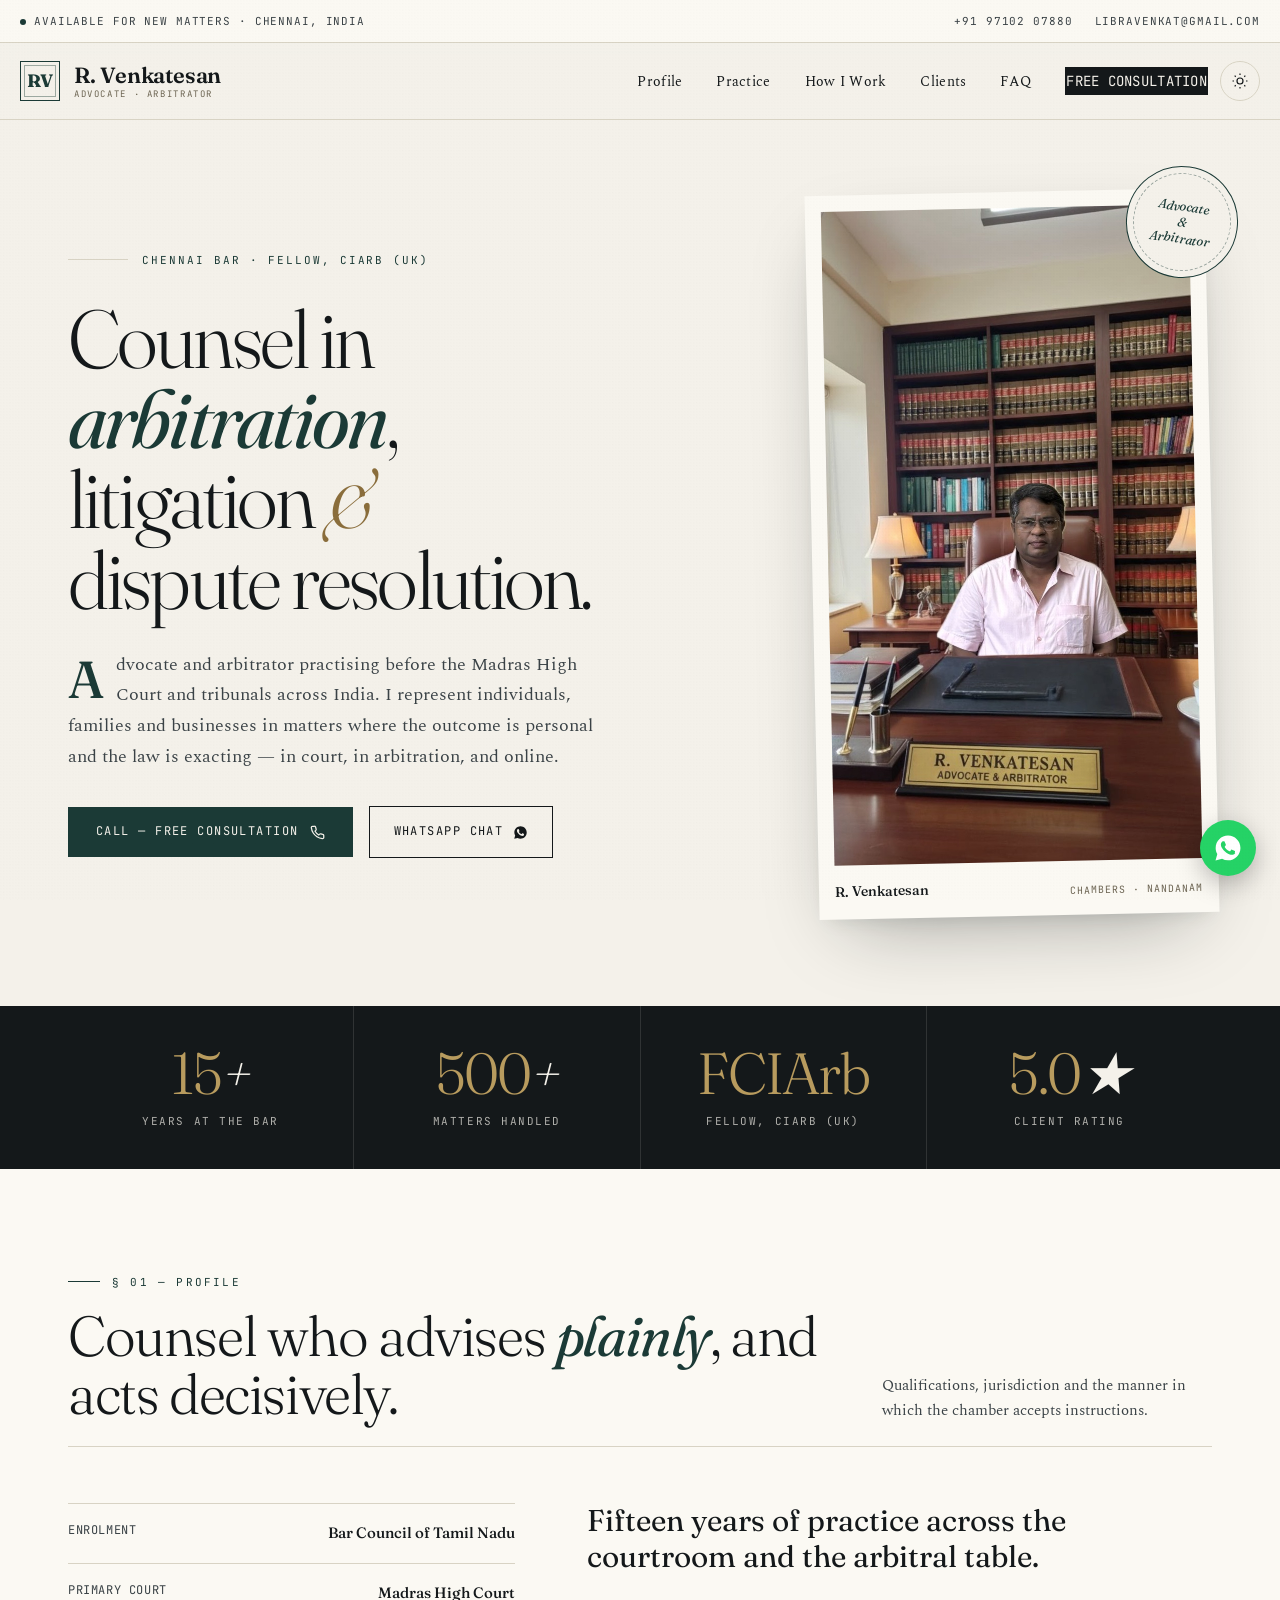
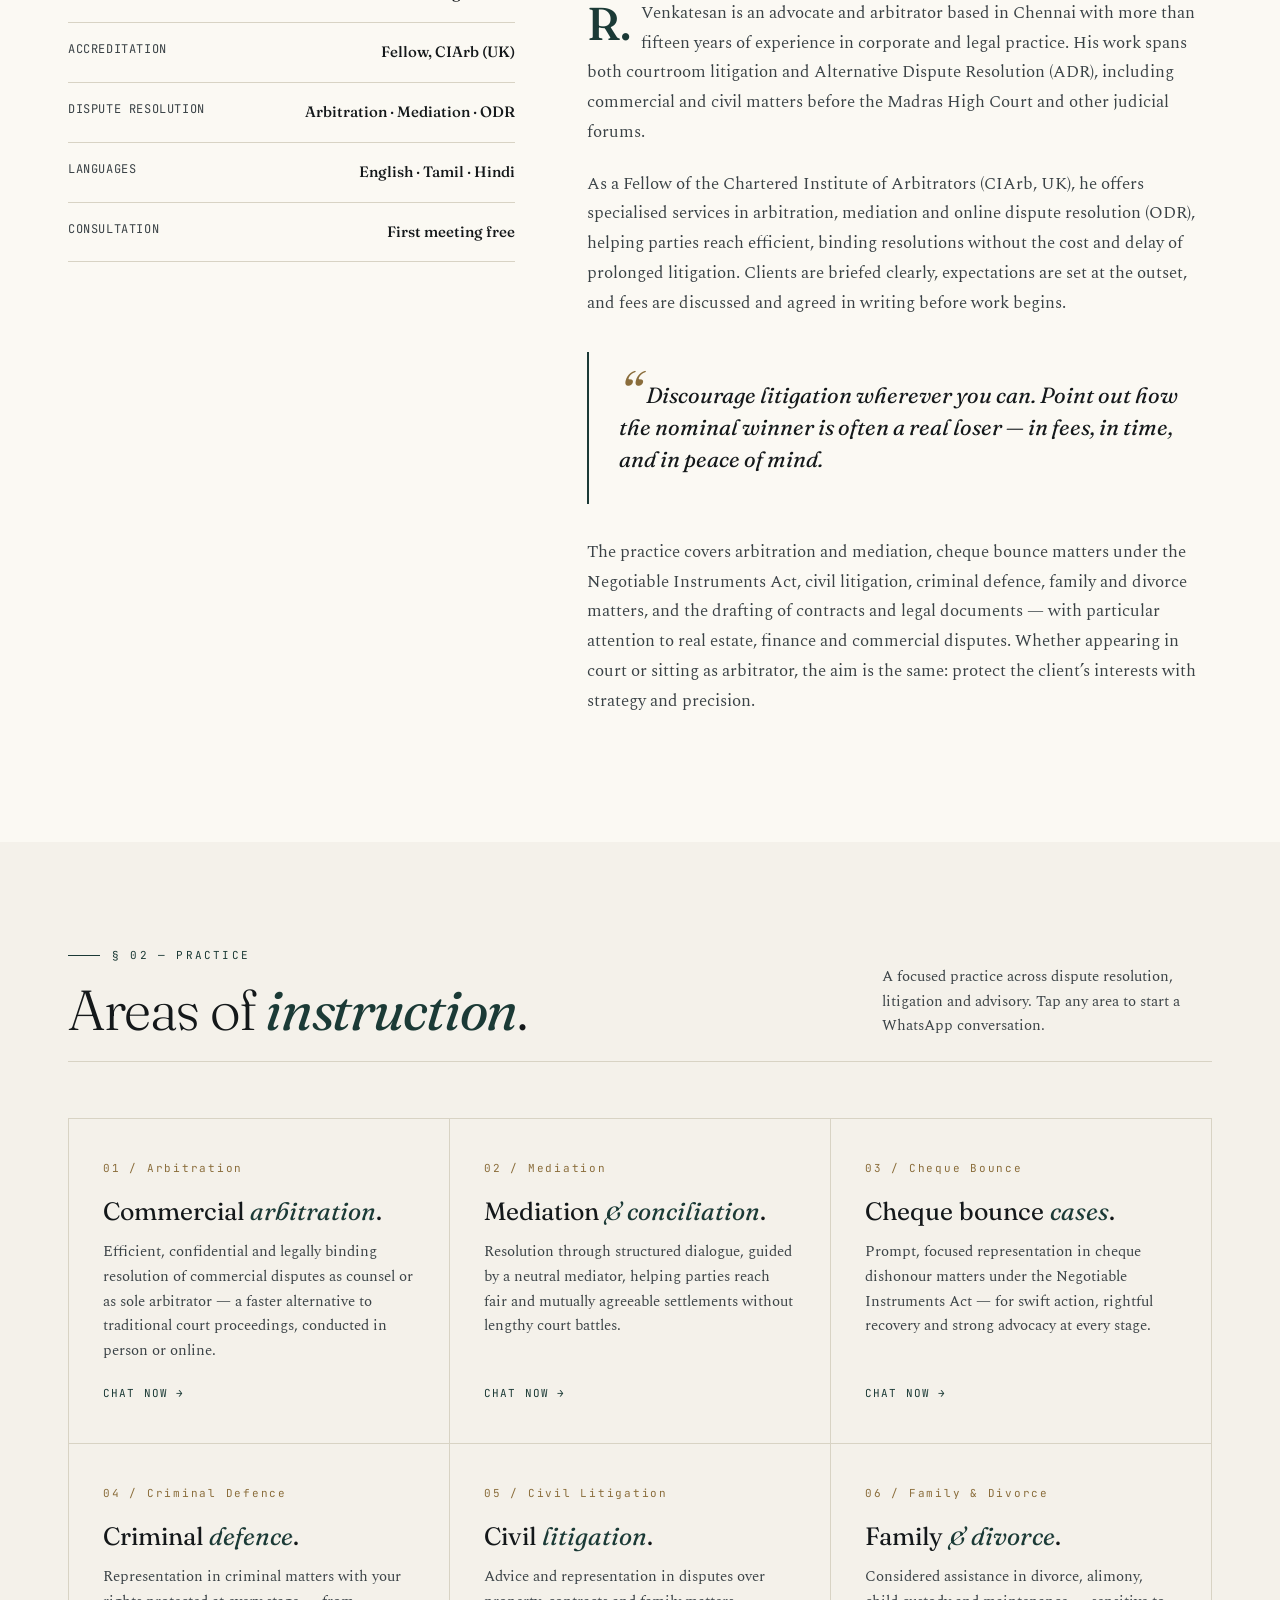
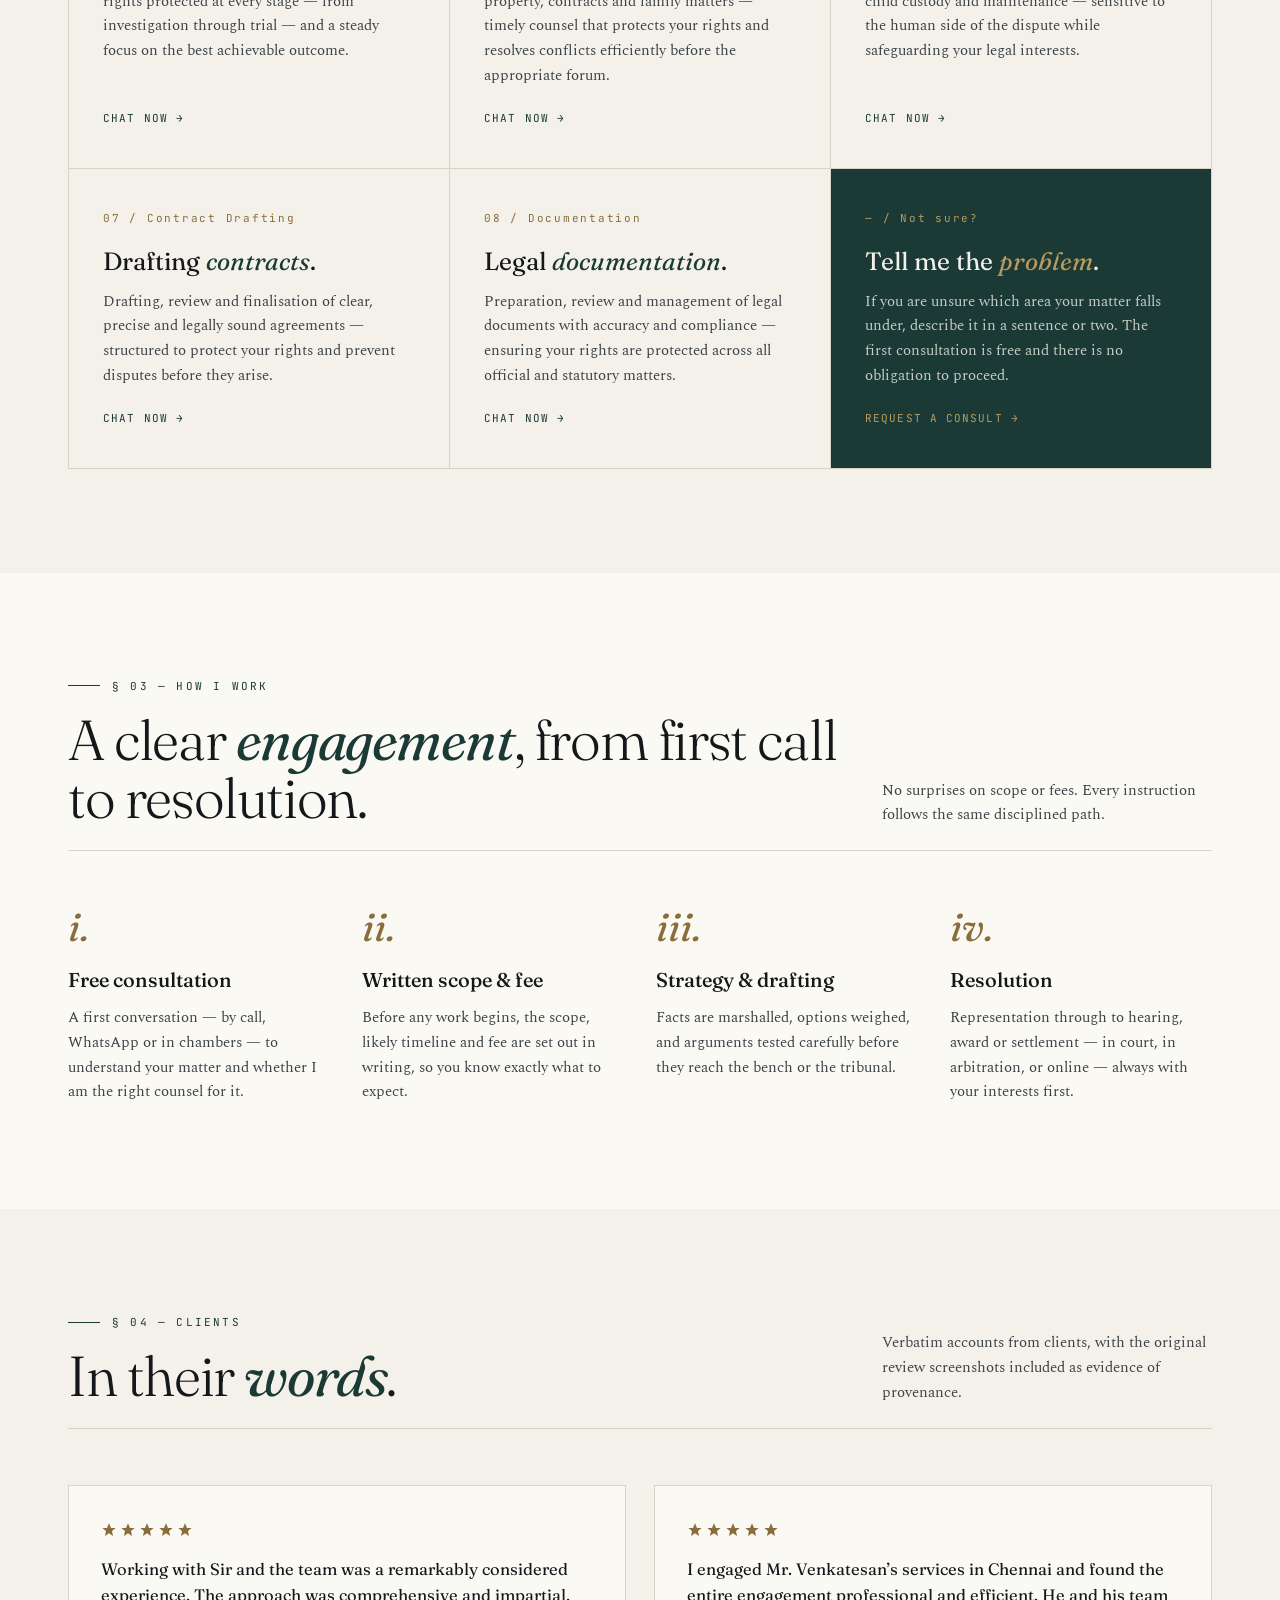
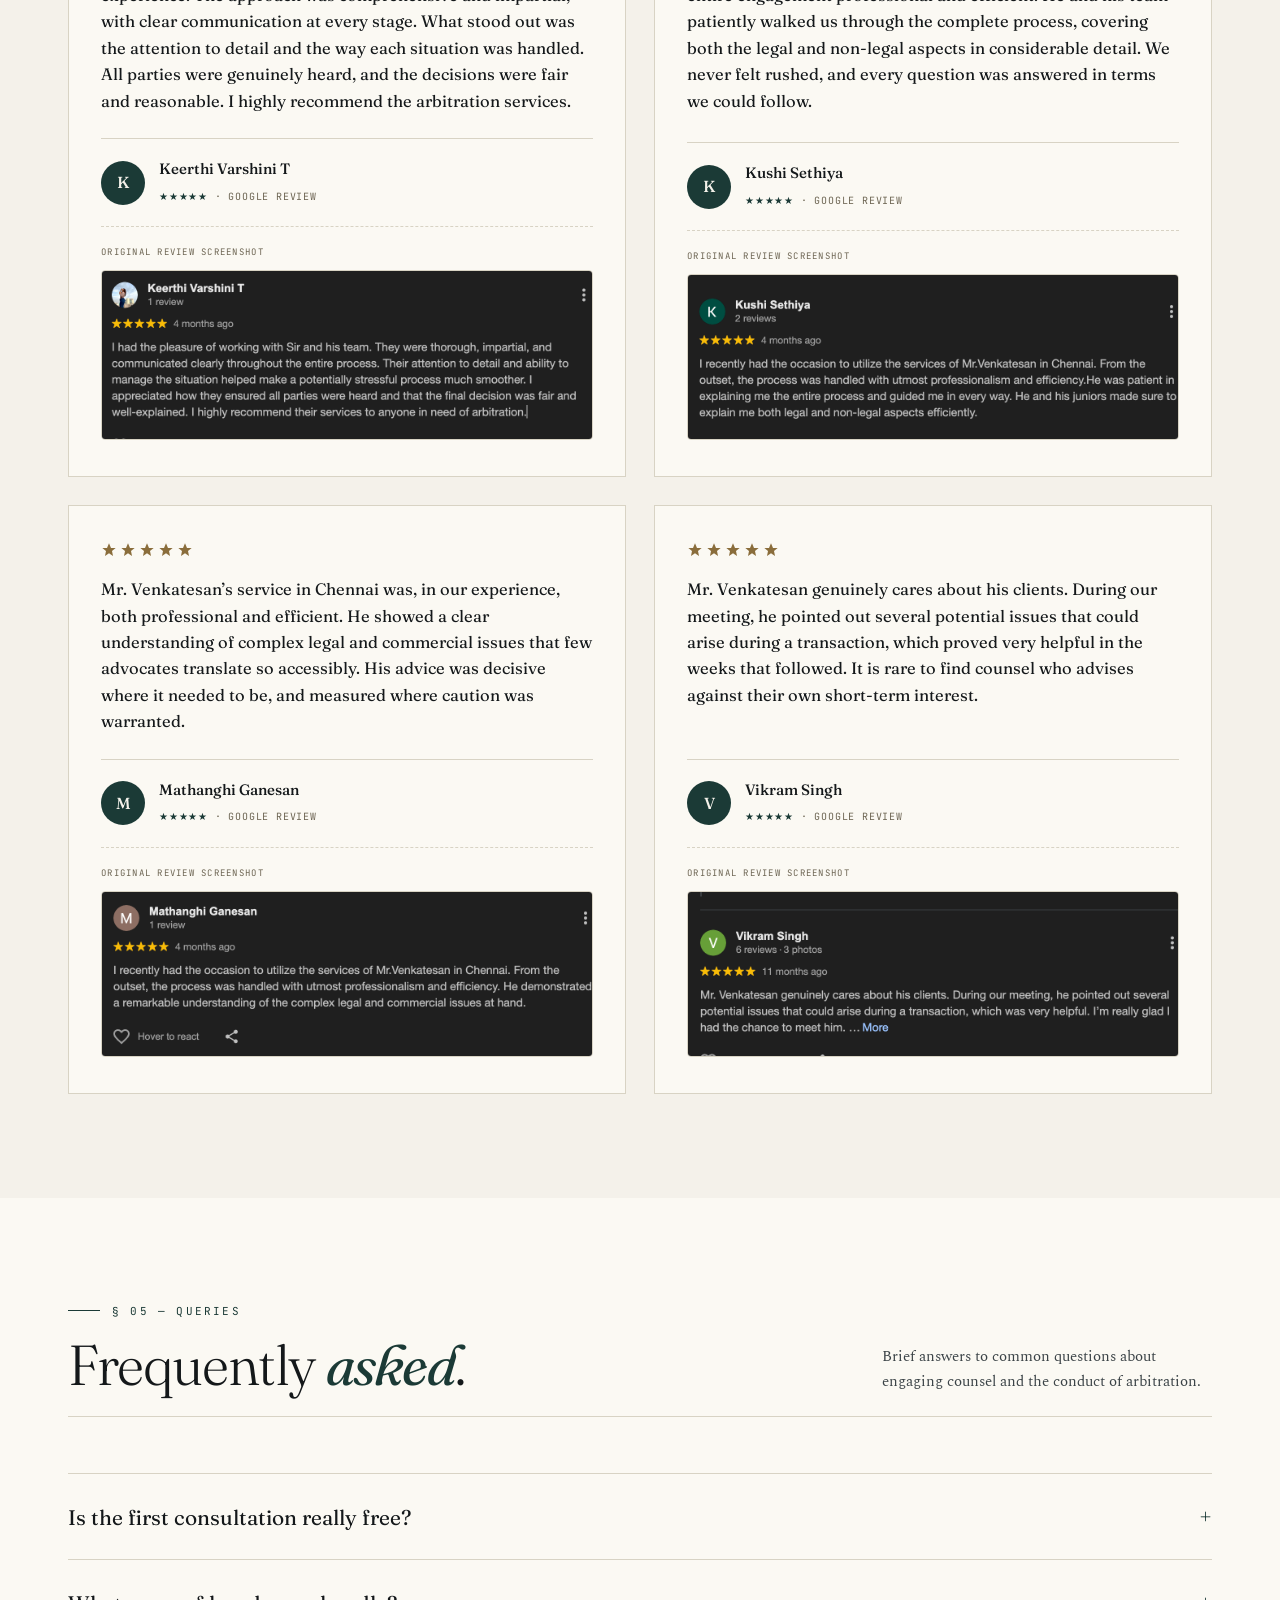
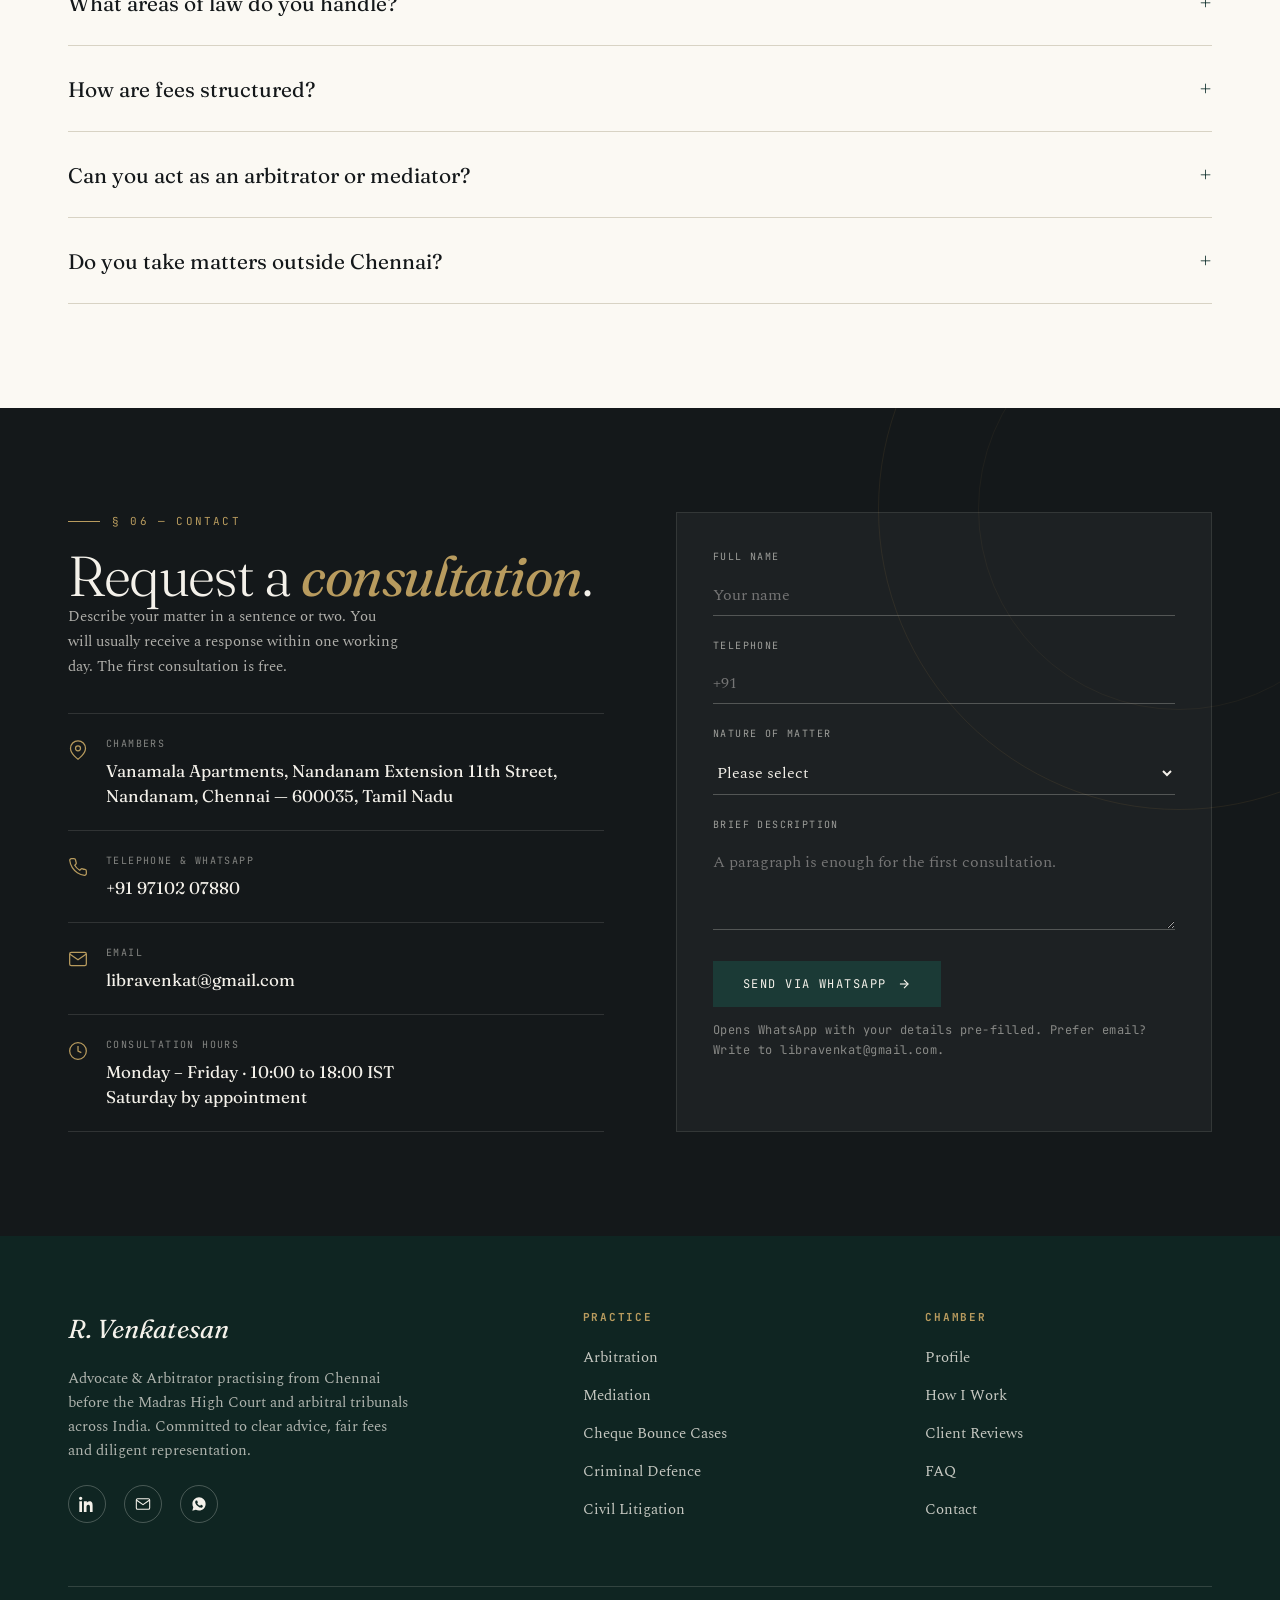
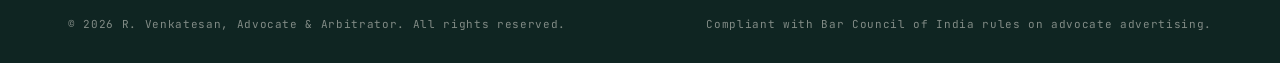
<file: index.html>
<!DOCTYPE html>
<html lang="en">
<head>
  <!-- Google tag (gtag.js) -->
  <script async src="https://www.googletagmanager.com/gtag/js?id=G-8868S0J8CS"></script>
  <script>
    window.dataLayer = window.dataLayer || [];
    function gtag(){dataLayer.push(arguments);}
    gtag('js', new Date());
    gtag('config', 'G-8868S0J8CS');
  </script>

  <script>(function(){try{var s=localStorage.getItem('theme');var d=s?s:((window.matchMedia&&window.matchMedia('(prefers-color-scheme: dark)').matches)?'dark':'light');document.documentElement.setAttribute('data-theme',d);}catch(e){}})();</script>

  <meta charset="UTF-8" />
  <meta name="viewport" content="width=device-width, initial-scale=1.0" />
  <meta name="google-site-verification" content="-SfXdRa5NGFyx-SlQoB1kdwyxaUErGCaIgUUO1NEKJw" />

  <!-- Primary SEO Meta Tags -->
  <title>R. Venkatesan | Advocate &amp; Arbitrator in Chennai — Arbitration, Civil &amp; Criminal Law</title>
  <meta name="description" content="R. Venkatesan is an Advocate & Arbitrator in Chennai and a Fellow of the CIArb (UK). Arbitration, mediation, cheque bounce, civil litigation and criminal defence before the Madras High Court. Free first consultation." />
  <meta name="keywords" content="Advocate Chennai, Arbitrator Chennai, Fellow CIArb, Arbitration lawyer Chennai, Mediation Chennai, Cheque bounce case lawyer, Criminal defence lawyer Chennai, Civil litigation Madras High Court, Divorce lawyer Chennai, R Venkatesan advocate" />
  <meta name="author" content="R. Venkatesan, Advocate & Arbitrator" />
  <meta name="robots" content="index, follow, max-image-preview:large" />
  <meta name="theme-color" content="#1b3a36" />
  <meta name="geo.region" content="IN-TN" />
  <meta name="geo.placename" content="Chennai, Tamil Nadu" />
  <link rel="canonical" href="https://www.chennailegalservices.in/" />

  <!-- Open Graph -->
  <meta property="og:type" content="website" />
  <meta property="og:site_name" content="R. Venkatesan — Advocate & Arbitrator" />
  <meta property="og:title" content="R. Venkatesan — Advocate & Arbitrator, Chennai" />
  <meta property="og:description" content="Fellow of the CIArb (UK). Arbitration, mediation, civil litigation and criminal defence, practising before the Madras High Court and tribunals across India." />
  <meta property="og:url" content="https://www.chennailegalservices.in/" />
  <meta property="og:locale" content="en_IN" />
  <meta property="og:image" content="https://www.chennailegalservices.in/images/portrait.jpeg" />

  <!-- Twitter -->
  <meta name="twitter:card" content="summary_large_image" />
  <meta name="twitter:title" content="R. Venkatesan — Advocate & Arbitrator, Chennai" />
  <meta name="twitter:description" content="Trusted counsel in arbitration, mediation and dispute resolution. Chennai, India." />
  <meta name="twitter:image" content="https://www.chennailegalservices.in/images/portrait.jpeg" />

  <!-- Schema.org: LegalService / Attorney -->
  <script type="application/ld+json">
  {
    "@context": "https://schema.org",
    "@type": "Attorney",
    "name": "R. Venkatesan, Advocate & Arbitrator",
    "image": "https://www.chennailegalservices.in/images/portrait.jpeg",
    "url": "https://www.chennailegalservices.in/",
    "description": "Advocate & Arbitrator in Chennai and Fellow of the Chartered Institute of Arbitrators (UK). Practice in arbitration, mediation, cheque bounce matters, civil litigation and criminal defence.",
    "telephone": "+91-9710207880",
    "email": "libravenkat@gmail.com",
    "priceRange": "$$",
    "areaServed": "India",
    "knowsLanguage": ["en", "ta", "hi"],
    "address": {
      "@type": "PostalAddress",
      "streetAddress": "Vanamala Apartments, Nandanam Extension 11th Street, Nandanam",
      "addressLocality": "Chennai",
      "addressRegion": "Tamil Nadu",
      "postalCode": "600035",
      "addressCountry": "IN"
    },
    "memberOf": { "@type": "Organization", "name": "Chartered Institute of Arbitrators (CIArb), UK" },
    "aggregateRating": {
      "@type": "AggregateRating",
      "ratingValue": "5.0",
      "reviewCount": "4"
    },
    "review": [
      {
        "@type": "Review",
        "author": {"@type": "Person", "name": "Keerthi Varshini T"},
        "reviewRating": {"@type": "Rating", "ratingValue": "5", "bestRating": "5"},
        "reviewBody": "Comprehensive, impartial and with clear communication throughout. Great attention to detail. I highly recommend the arbitration services."
      },
      {
        "@type": "Review",
        "author": {"@type": "Person", "name": "Kushi Sethiya"},
        "reviewRating": {"@type": "Rating", "ratingValue": "5", "bestRating": "5"},
        "reviewBody": "Professional and efficient. He patiently walked us through the entire process, covering both the legal and non-legal aspects."
      },
      {
        "@type": "Review",
        "author": {"@type": "Person", "name": "Mathanghi Ganesan"},
        "reviewRating": {"@type": "Rating", "ratingValue": "5", "bestRating": "5"},
        "reviewBody": "Professional, efficient, and able to understand complex legal and commercial issues with real depth."
      },
      {
        "@type": "Review",
        "author": {"@type": "Person", "name": "Vikram Singh"},
        "reviewRating": {"@type": "Rating", "ratingValue": "5", "bestRating": "5"},
        "reviewBody": "Genuinely cares about his clients. He pointed out several potential issues that could arise during a transaction."
      }
    ]
  }
  </script>

  <!-- Schema.org: FAQ -->
  <script type="application/ld+json">
  {
    "@context": "https://schema.org",
    "@type": "FAQPage",
    "mainEntity": [
      {
        "@type": "Question",
        "name": "What areas of law does R. Venkatesan practise?",
        "acceptedAnswer": {"@type": "Answer", "text": "Arbitration and mediation (ADR/ODR), cheque bounce matters under the Negotiable Instruments Act, civil litigation before the Madras High Court, criminal defence, family and divorce matters, and contract drafting and legal documentation."}
      },
      {
        "@type": "Question",
        "name": "How do I book a consultation?",
        "acceptedAnswer": {"@type": "Answer", "text": "The first consultation is free. Call or WhatsApp +91 97102 07880, email libravenkat@gmail.com, or use the enquiry form on this website. You will usually receive a response within one working day."}
      },
      {
        "@type": "Question",
        "name": "Is R. Venkatesan available to act as an arbitrator?",
        "acceptedAnswer": {"@type": "Answer", "text": "Yes. As a Fellow of the Chartered Institute of Arbitrators (UK), he accepts appointments as sole arbitrator, mediator and conciliator in domestic commercial disputes, and conducts proceedings both in person and online (ODR)."}
      },
      {
        "@type": "Question",
        "name": "Where is the office located?",
        "acceptedAnswer": {"@type": "Answer", "text": "The office is at Vanamala Apartments, Nandanam Extension 11th Street, Nandanam, Chennai, Tamil Nadu 600035. Consultations are by prior appointment."}
      }
    ]
  }
  </script>

  <link rel="preconnect" href="https://fonts.googleapis.com" />
  <link rel="preconnect" href="https://fonts.gstatic.com" crossorigin />
  <link href="https://fonts.googleapis.com/css2?family=Fraunces:opsz,wght@9..144,300;9..144,400;9..144,500;9..144,600;9..144,700&family=Spectral:ital,wght@0,300;0,400;0,500;0,600;1,400&family=JetBrains+Mono:wght@400;500&display=swap" rel="stylesheet" />

  <style>
  :root{
    --bone:#f4f1ea; --paper:#fbf9f3; --ink:#14181a; --ink-soft:#3a4246;
    --emerald:#1b3a36; --emerald-deep:#0f2522; --bronze:#8a6d3b; --bronze-light:#b89b5e;
    --rule:#d8d3c4; --mute:#6d6553;
  }
  *{box-sizing:border-box;margin:0;padding:0}
  html{scroll-behavior:smooth}
  body{font-family:'Spectral',Georgia,serif;background:var(--bone);color:var(--ink);line-height:1.65;overflow-x:hidden;-webkit-font-smoothing:antialiased}
  body::before{content:'';position:fixed;inset:0;pointer-events:none;z-index:1000;opacity:0.35;mix-blend-mode:multiply;
    background-image:radial-gradient(circle at 25% 35%,rgba(27,58,54,0.04) 0px,transparent 1px),radial-gradient(circle at 75% 65%,rgba(138,109,59,0.03) 0px,transparent 1px),radial-gradient(circle at 50% 50%,rgba(20,24,26,0.02) 0px,transparent 1px);
    background-size:3px 3px,5px 5px,7px 7px}
  a{color:inherit}
  img{max-width:100%;display:block}
  .container{max-width:1240px;margin:0 auto;padding:0 48px}
  @media (max-width:768px){.container{padding:0 24px}}

  /* TOP BAR */
  .topbar{border-bottom:1px solid var(--rule);background:var(--paper);font-family:'JetBrains Mono',monospace;font-size:11px;letter-spacing:0.08em;text-transform:uppercase;color:var(--ink-soft);position:relative;z-index:50}
  .topbar-inner{display:flex;justify-content:space-between;align-items:center;padding:12px 0;gap:20px;flex-wrap:wrap}
  .topbar .left{display:flex;gap:28px;align-items:center}
  .topbar .right{display:flex;gap:22px;align-items:center}
  .topbar a{text-decoration:none;transition:color .25s}
  .topbar a:hover{color:var(--emerald)}
  .dot{width:6px;height:6px;background:var(--emerald);border-radius:50%;display:inline-block;animation:pulse 2.4s infinite;margin-right:8px}
  @keyframes pulse{0%,100%{opacity:1}50%{opacity:.35}}
  @media (max-width:620px){.topbar .right{display:none}}

  /* NAV */
  nav.primary{position:sticky;top:0;z-index:100;background:rgba(244,241,234,0.92);backdrop-filter:blur(12px);border-bottom:1px solid var(--rule)}
  .nav-inner{display:flex;justify-content:space-between;align-items:center;padding:18px 0}
  .brand{font-family:'Fraunces',serif;font-weight:600;font-size:22px;letter-spacing:-0.01em;text-decoration:none;display:flex;align-items:center;gap:14px}
  .brand-mark{width:40px;height:40px;border:1.5px solid var(--emerald);display:flex;align-items:center;justify-content:center;color:var(--emerald);font-family:'Fraunces',serif;font-weight:700;font-size:18px;position:relative;transition:transform .4s;flex-shrink:0}
  .brand:hover .brand-mark{transform:rotate(-90deg)}
  .brand-mark::after{content:'';position:absolute;inset:3px;border:0.5px solid var(--emerald);opacity:0.4}
  .brand-name{display:flex;flex-direction:column;line-height:1.1}
  .brand-name small{font-family:'JetBrains Mono',monospace;font-size:9px;letter-spacing:0.18em;color:var(--mute);text-transform:uppercase;font-weight:400;margin-top:3px}
  .nav-links{display:flex;gap:34px;align-items:center;list-style:none}
  .nav-links a{text-decoration:none;font-size:14px;letter-spacing:0.02em;position:relative;padding:4px 0;transition:color .3s}
  .nav-links a::after{content:'';position:absolute;left:0;bottom:0;width:0;height:1px;background:var(--emerald);transition:width .35s ease}
  .nav-links a:hover{color:var(--emerald)}
  .nav-links a:hover::after{width:100%}
  .nav-cta{background:var(--ink);color:var(--bone)!important;padding:11px 22px;font-family:'JetBrains Mono',monospace;font-size:11px;letter-spacing:0.12em;text-transform:uppercase;text-decoration:none;transition:background .3s;border:1px solid var(--ink)}
  .nav-cta::after{display:none}
  .nav-cta:hover{background:var(--emerald);border-color:var(--emerald)}
  @media (max-width:900px){.nav-links{display:none}}
  .mobile-toggle{display:none;background:none;border:1px solid var(--ink);padding:8px 12px;cursor:pointer;color:var(--ink)}
  @media (max-width:900px){.mobile-toggle{display:block}}
  .mobile-menu{position:fixed;top:0;right:-100%;width:82%;max-width:340px;height:100vh;background:var(--paper);padding:88px 32px 32px;transition:right .4s;z-index:200;border-left:1px solid var(--rule);overflow-y:auto}
  .mobile-menu.open{right:0}
  .mobile-menu a{display:block;padding:18px 0;border-bottom:1px solid var(--rule);text-decoration:none;font-family:'Fraunces',serif;font-size:22px}
  .mobile-close{position:absolute;top:24px;right:24px;background:none;border:none;font-size:30px;cursor:pointer;color:var(--ink);line-height:1}

  /* HERO */
  .hero{padding:72px 0 90px;position:relative;overflow:hidden}
  .hero-grid{display:grid;grid-template-columns:1.15fr 1fr;gap:72px;align-items:center}
  @media (max-width:980px){.hero-grid{grid-template-columns:1fr;gap:56px}}
  .hero-meta{font-family:'JetBrains Mono',monospace;font-size:11px;letter-spacing:0.18em;text-transform:uppercase;color:var(--emerald);display:flex;align-items:center;gap:14px;margin-bottom:30px}
  .hero-meta .line{flex:0 0 60px;height:1px;background:var(--rule)}
  .hero h1{font-family:'Fraunces',serif;font-weight:300;font-size:clamp(44px,6.4vw,92px);line-height:0.98;letter-spacing:-0.035em;margin-bottom:30px}
  .hero h1 em{font-style:italic;font-weight:400;color:var(--emerald)}
  .hero h1 .amp{font-style:italic;font-weight:300;color:var(--bronze)}
  .hero-lead{font-size:18px;line-height:1.7;color:var(--ink-soft);max-width:540px;margin-bottom:34px}
  .hero-lead::first-letter{font-family:'Fraunces',serif;font-size:52px;font-weight:500;float:left;line-height:0.9;padding:6px 12px 0 0;color:var(--emerald)}
  .hero-cta-row{display:flex;gap:16px;align-items:center;flex-wrap:wrap}
  .btn-primary{background:var(--emerald);color:var(--bone);padding:15px 28px;text-decoration:none;font-family:'JetBrains Mono',monospace;font-size:12px;letter-spacing:0.12em;text-transform:uppercase;transition:all .35s;display:inline-flex;align-items:center;gap:11px;border:none;cursor:pointer}
  .btn-primary:hover{background:var(--emerald-deep);transform:translateY(-2px)}
  .btn-primary svg{width:15px;height:15px}
  .btn-ghost{text-decoration:none;font-family:'JetBrains Mono',monospace;font-size:12px;letter-spacing:0.12em;text-transform:uppercase;padding:15px 24px;border:1px solid var(--ink);transition:all .3s;display:inline-flex;align-items:center;gap:10px}
  .btn-ghost:hover{color:var(--emerald);border-color:var(--emerald)}
  .btn-ghost svg{width:15px;height:15px}

  .hero-portrait{position:relative}
  .portrait-frame{position:relative;background:var(--paper);padding:16px 16px 54px;box-shadow:0 30px 80px -30px rgba(20,24,26,0.4),0 8px 20px -10px rgba(27,58,54,0.15);transform:rotate(-1.2deg);transition:transform .6s cubic-bezier(.2,.8,.2,1);max-width:400px;margin-left:auto}
  .portrait-frame:hover{transform:rotate(0deg) translateY(-4px)}
  .portrait-frame img{width:100%;height:auto;filter:contrast(1.02) saturate(0.96)}
  .portrait-caption{position:absolute;bottom:16px;left:16px;right:16px;display:flex;justify-content:space-between;align-items:flex-end;font-family:'JetBrains Mono',monospace;font-size:10px;letter-spacing:0.1em;text-transform:uppercase;color:var(--mute)}
  .portrait-caption strong{font-family:'Fraunces',serif;font-size:14px;font-weight:500;color:var(--ink);text-transform:none;letter-spacing:0}
  .portrait-stamp{position:absolute;top:-26px;right:-26px;width:112px;height:112px;border:1.5px solid var(--emerald);border-radius:50%;display:flex;align-items:center;justify-content:center;color:var(--emerald);font-family:'Fraunces',serif;font-style:italic;font-size:13px;text-align:center;background:var(--bone);transform:rotate(8deg);z-index:2;line-height:1.25}
  .portrait-stamp::before{content:'';position:absolute;inset:6px;border:0.5px dashed var(--emerald);border-radius:50%;opacity:0.4}
  @media (max-width:980px){.portrait-frame{max-width:360px;margin:0 auto}.portrait-stamp{width:96px;height:96px;font-size:11px;top:-16px;right:0}}

  /* STATS */
  .stats{background:var(--ink);color:var(--bone)}
  .stats-grid{display:grid;grid-template-columns:repeat(4,1fr);gap:1px;background:rgba(244,241,234,0.12)}
  @media (max-width:768px){.stats-grid{grid-template-columns:repeat(2,1fr)}}
  .stat{background:var(--ink);padding:38px 28px;text-align:center}
  .stat .num{font-family:'Fraunces',serif;font-weight:300;font-size:clamp(40px,5vw,58px);line-height:1;color:var(--bronze-light);margin-bottom:10px;letter-spacing:-0.03em}
  .stat .num em{font-style:italic;color:var(--bone)}
  .stat .label{font-family:'JetBrains Mono',monospace;font-size:11px;letter-spacing:0.14em;text-transform:uppercase;color:rgba(244,241,234,0.7)}

  /* SECTIONS */
  .section{padding:104px 0;position:relative}
  .section-head{display:flex;justify-content:space-between;align-items:flex-end;margin-bottom:56px;padding-bottom:22px;border-bottom:1px solid var(--rule);gap:40px;flex-wrap:wrap}
  .section-head .left{flex:1;min-width:280px}
  .section-num{font-family:'JetBrains Mono',monospace;font-size:11px;letter-spacing:0.2em;text-transform:uppercase;color:var(--emerald);margin-bottom:16px;display:flex;align-items:center;gap:12px}
  .section-num::before{content:'';width:32px;height:1px;background:var(--emerald)}
  .section-title{font-family:'Fraunces',serif;font-weight:300;font-size:clamp(34px,4.4vw,58px);line-height:1.04;letter-spacing:-0.025em}
  .section-title em{font-style:italic;color:var(--emerald);font-weight:400}
  .section-aside{font-size:15px;color:var(--ink-soft);max-width:330px;line-height:1.65}
  .about{background:var(--paper)}

  .about-grid{display:grid;grid-template-columns:1fr 1.4fr;gap:72px;align-items:start}
  @media (max-width:980px){.about-grid{grid-template-columns:1fr;gap:44px}}
  .about-aside ul{list-style:none;border-top:1px solid var(--rule)}
  .about-aside li{padding:17px 0;border-bottom:1px solid var(--rule);display:flex;justify-content:space-between;gap:20px;font-family:'JetBrains Mono',monospace;font-size:12px;letter-spacing:0.05em;text-transform:uppercase;color:var(--ink-soft)}
  .about-aside li strong{font-family:'Fraunces',serif;font-weight:500;font-size:15px;text-transform:none;letter-spacing:0;color:var(--ink);text-align:right}
  .about-body h3{font-family:'Fraunces',serif;font-weight:400;font-size:30px;line-height:1.2;margin-bottom:24px}
  .about-body p{font-size:17px;line-height:1.75;color:var(--ink-soft);margin-bottom:22px}
  .about-body p:first-of-type::first-letter{font-family:'Fraunces',serif;font-size:46px;font-weight:500;float:left;line-height:0.9;padding:4px 10px 0 0;color:var(--emerald)}
  .pullquote{margin:34px 0;padding:28px 0 28px 30px;border-left:2px solid var(--emerald);font-family:'Fraunces',serif;font-style:italic;font-size:22px;line-height:1.45}
  .pullquote::before{content:'“';font-size:56px;color:var(--bronze);line-height:0;margin-right:6px;vertical-align:-10px}

  /* PRACTICE */
  .practice-grid{display:grid;grid-template-columns:repeat(3,1fr);gap:1px;background:var(--rule);border:1px solid var(--rule)}
  @media (max-width:900px){.practice-grid{grid-template-columns:repeat(2,1fr)}}
  @media (max-width:600px){.practice-grid{grid-template-columns:1fr}}
  .practice-card{background:var(--bone);padding:40px 34px;position:relative;transition:background .4s;display:flex;flex-direction:column}
  .practice-card:hover{background:var(--paper)}
  .practice-card .num{font-family:'JetBrains Mono',monospace;font-size:11px;letter-spacing:0.16em;color:var(--bronze);margin-bottom:20px}
  .practice-card h3{font-family:'Fraunces',serif;font-weight:400;font-size:25px;line-height:1.15;margin-bottom:14px}
  .practice-card h3 em{font-style:italic;color:var(--emerald)}
  .practice-card p{color:var(--ink-soft);font-size:15px;line-height:1.65;margin-bottom:20px;flex:1}
  .practice-card .chat-link{font-family:'JetBrains Mono',monospace;font-size:11px;letter-spacing:0.1em;text-transform:uppercase;color:var(--emerald);text-decoration:none;display:inline-flex;align-items:center;gap:8px;border-bottom:1px solid transparent;transition:border .3s;align-self:flex-start}
  .practice-card .chat-link:hover{border-color:var(--emerald)}

  /* PROCESS */
  .process{background:var(--paper)}
  .process-grid{display:grid;grid-template-columns:repeat(4,1fr);gap:32px}
  @media (max-width:900px){.process-grid{grid-template-columns:repeat(2,1fr);gap:40px}}
  @media (max-width:520px){.process-grid{grid-template-columns:1fr}}
  .process-step .step-num{font-family:'Fraunces',serif;font-style:italic;font-size:40px;color:var(--bronze);line-height:1;margin-bottom:16px}
  .process-step h4{font-family:'Fraunces',serif;font-weight:500;font-size:20px;margin-bottom:10px}
  .process-step p{font-size:15px;line-height:1.65;color:var(--ink-soft)}

  /* TESTIMONIALS */
  .testimonials{background:var(--bone)}
  .testimonial-grid{display:grid;grid-template-columns:repeat(2,1fr);gap:28px}
  @media (max-width:768px){.testimonial-grid{grid-template-columns:1fr}}
  .testimonial{background:var(--paper);border:1px solid var(--rule);padding:36px 32px;position:relative;transition:all .4s;display:flex;flex-direction:column}
  .testimonial:hover{transform:translateY(-4px);box-shadow:0 20px 40px -20px rgba(20,24,26,0.15)}
  .testimonial .stars{display:flex;gap:3px;margin-bottom:18px;color:var(--bronze)}
  .testimonial .stars svg{width:16px;height:16px}
  .testimonial blockquote{font-family:'Fraunces',serif;font-size:16.5px;line-height:1.6;margin-bottom:24px;font-weight:400;flex:1}
  .testimonial-author{display:flex;align-items:center;gap:14px;padding-top:18px;border-top:1px solid var(--rule)}
  .author-avatar{width:44px;height:44px;border-radius:50%;background:var(--emerald);color:var(--bone);display:flex;align-items:center;justify-content:center;font-family:'Fraunces',serif;font-weight:500;font-size:16px;flex-shrink:0}
  .author-info strong{display:block;font-family:'Fraunces',serif;font-weight:500;font-size:15px}
  .author-info span{font-family:'JetBrains Mono',monospace;font-size:10px;letter-spacing:0.08em;text-transform:uppercase;color:var(--mute)}
  .author-info span b{color:var(--emerald);font-weight:500}
  .review-evidence{margin-top:18px;padding-top:18px;border-top:1px dashed var(--rule)}
  .review-evidence p{font-family:'JetBrains Mono',monospace;font-size:9px;letter-spacing:0.14em;text-transform:uppercase;color:var(--mute);margin-bottom:10px}
  .review-evidence img{width:100%;height:auto;border:1px solid var(--rule);background:#fff;border-radius:4px}

  /* FAQ */
  .faq-list{border-top:1px solid var(--rule)}
  .faq-item{border-bottom:1px solid var(--rule)}
  .faq-q{display:flex;justify-content:space-between;align-items:center;cursor:pointer;padding:28px 0;font-family:'Fraunces',serif;font-size:21px;font-weight:400;transition:color .3s;gap:24px;background:none;border:none;width:100%;text-align:left;color:var(--ink)}
  .faq-q:hover{color:var(--emerald)}
  .faq-q .toggle{font-size:24px;font-weight:300;color:var(--emerald);transition:transform .3s;flex-shrink:0}
  .faq-item.open .faq-q .toggle{transform:rotate(45deg)}
  .faq-a{max-height:0;overflow:hidden;transition:max-height .4s ease}
  .faq-item.open .faq-a{max-height:320px}
  .faq-a p{padding-bottom:28px;font-size:16px;line-height:1.7;color:var(--ink-soft);max-width:760px}

  /* CONTACT */
  .contact{background:var(--ink);color:var(--bone);position:relative;overflow:hidden}
  .contact::before{content:'';position:absolute;top:-200px;right:-200px;width:600px;height:600px;border:1px solid rgba(138,109,59,0.15);border-radius:50%}
  .contact::after{content:'';position:absolute;top:-100px;right:-100px;width:400px;height:400px;border:1px solid rgba(138,109,59,0.1);border-radius:50%}
  .contact-grid{display:grid;grid-template-columns:1fr 1fr;gap:72px;position:relative;z-index:2}
  @media (max-width:980px){.contact-grid{grid-template-columns:1fr;gap:44px}}
  .contact .section-num{color:var(--bronze-light)}
  .contact .section-num::before{background:var(--bronze-light)}
  .contact .section-title{color:var(--bone)}
  .contact .section-title em{color:var(--bronze-light)}
  .contact .section-aside{color:rgba(244,241,234,0.7)}
  .contact-info{margin-top:34px}
  .contact-info .item{padding:22px 0;border-bottom:1px solid rgba(244,241,234,0.12);display:flex;gap:18px;align-items:flex-start}
  .contact-info .item:first-child{border-top:1px solid rgba(244,241,234,0.12)}
  .contact-info .icon{color:var(--bronze-light);flex-shrink:0;width:20px;height:20px;margin-top:4px}
  .contact-info .label{font-family:'JetBrains Mono',monospace;font-size:10px;letter-spacing:0.14em;text-transform:uppercase;color:rgba(244,241,234,0.5);margin-bottom:6px}
  .contact-info .value{font-family:'Fraunces',serif;font-size:17px;color:var(--bone);line-height:1.45}
  .contact-info a{color:var(--bone);text-decoration:none;border-bottom:1px solid transparent;transition:border .3s}
  .contact-info a:hover{border-color:var(--bronze-light)}
  .contact-form{background:rgba(244,241,234,0.04);border:1px solid rgba(244,241,234,0.1);padding:36px}
  .form-row{margin-bottom:22px}
  .form-row label{display:block;font-family:'JetBrains Mono',monospace;font-size:10px;letter-spacing:0.14em;text-transform:uppercase;color:rgba(244,241,234,0.6);margin-bottom:9px}
  .form-row input,.form-row textarea,.form-row select{width:100%;background:transparent;border:none;border-bottom:1px solid rgba(244,241,234,0.25);color:var(--bone);font-family:'Spectral',serif;font-size:16px;padding:8px 0;transition:border .3s}
  .form-row input:focus,.form-row textarea:focus,.form-row select:focus{outline:none;border-color:var(--bronze-light)}
  .form-row select option{background:var(--ink);color:var(--bone)}
  .form-row textarea{resize:vertical;min-height:88px}
  .form-submit{background:var(--emerald);color:var(--bone);border:none;padding:15px 30px;font-family:'JetBrains Mono',monospace;font-size:12px;letter-spacing:0.12em;text-transform:uppercase;cursor:pointer;transition:background .3s;display:inline-flex;align-items:center;gap:11px}
  .form-submit:hover{background:var(--bronze)}
  .form-note{margin-top:14px;font-size:12px;color:rgba(244,241,234,0.5);font-family:'JetBrains Mono',monospace;letter-spacing:0.04em}

  /* FOOTER */
  footer{background:var(--emerald-deep);color:var(--bone);padding:72px 0 30px}
  .footer-grid{display:grid;grid-template-columns:1.6fr 1fr 1fr;gap:56px;margin-bottom:52px}
  @media (max-width:768px){.footer-grid{grid-template-columns:1fr 1fr;gap:36px}}
  .footer-brand h4{font-family:'Fraunces',serif;font-weight:400;font-style:italic;font-size:26px;margin-bottom:16px}
  .footer-brand p{color:rgba(244,241,234,0.7);font-size:15px;line-height:1.6;max-width:340px}
  .footer-social{display:flex;gap:18px;margin-top:22px}
  .footer-social a{width:38px;height:38px;border:1px solid rgba(244,241,234,0.25);display:flex;align-items:center;justify-content:center;border-radius:50%;transition:all .3s;color:var(--bone)}
  .footer-social a:hover{background:var(--bronze);border-color:var(--bronze)}
  .footer-social svg{width:16px;height:16px}
  .footer-col h5{font-family:'JetBrains Mono',monospace;font-size:11px;letter-spacing:0.16em;text-transform:uppercase;color:var(--bronze-light);margin-bottom:18px}
  .footer-col ul{list-style:none}
  .footer-col li{margin-bottom:11px}
  .footer-col a{color:rgba(244,241,234,0.8);text-decoration:none;font-size:14.5px;transition:color .3s}
  .footer-col a:hover{color:var(--bronze-light)}
  .footer-bottom{padding-top:28px;border-top:1px solid rgba(244,241,234,0.15);display:flex;justify-content:space-between;align-items:center;flex-wrap:wrap;gap:14px;font-family:'JetBrains Mono',monospace;font-size:11px;letter-spacing:0.06em;color:rgba(244,241,234,0.5)}

  /* WhatsApp float */
  .wa-float{position:fixed;bottom:24px;right:24px;z-index:300;width:56px;height:56px;background:#25D366;border-radius:50%;display:flex;align-items:center;justify-content:center;box-shadow:0 8px 24px rgba(0,0,0,0.25);transition:transform .3s}
  .wa-float:hover{transform:scale(1.08)}
  .wa-float svg{width:30px;height:30px;fill:#fff}

  .reveal{opacity:0;transform:translateY(28px);transition:opacity .8s ease,transform .8s ease}
  .reveal.in{opacity:1;transform:translateY(0)}
  @media (prefers-reduced-motion:reduce){*{animation:none!important;transition:none!important}.reveal{opacity:1;transform:none}}
  ::selection{background:var(--emerald);color:var(--bone)}

  /* THEME TOGGLE */
  .nav-right{display:flex;align-items:center;gap:12px}
  .theme-toggle{background:none;border:1px solid var(--rule);width:40px;height:40px;border-radius:50%;display:flex;align-items:center;justify-content:center;cursor:pointer;color:var(--ink);transition:all .3s;flex-shrink:0}
  .theme-toggle:hover{border-color:var(--emerald);color:var(--emerald)}
  .theme-toggle svg{width:18px;height:18px}
  .theme-toggle .moon{display:none}
  [data-theme="dark"] .theme-toggle .sun{display:none}
  [data-theme="dark"] .theme-toggle .moon{display:block}

  /* DARK MODE */
  [data-theme="dark"]{
    --bone:#17140f; --paper:#211c16; --ink:#f3f0e9; --ink-soft:#c7c0b1;
    --emerald:#5aa47f; --emerald-deep:#0d1c19; --bronze:#c6a668; --bronze-light:#dcc085;
    --rule:rgba(243,240,233,0.14); --mute:#928b7d;
  }
  [data-theme="dark"] body::before{display:none}
  [data-theme="dark"] nav.primary{background:rgba(23,20,15,0.92)}
  [data-theme="dark"] .stats,[data-theme="dark"] .stat{background:#100e0a}
  [data-theme="dark"] .stat .num em{color:var(--ink)}
  [data-theme="dark"] .contact{background:#100e0a;color:var(--ink)}
  [data-theme="dark"] .contact .section-title,[data-theme="dark"] .contact-info .value,[data-theme="dark"] .contact-info a{color:var(--ink)}
  [data-theme="dark"] .contact .section-aside{color:var(--ink-soft)}
  [data-theme="dark"] .contact-form input,[data-theme="dark"] .contact-form textarea,[data-theme="dark"] .contact-form select{color:var(--ink)}
  [data-theme="dark"] .form-row select option{background:#211c16;color:var(--ink)}
  [data-theme="dark"] footer{color:var(--ink)}
  [data-theme="dark"] .practice-card[style*="emerald"]{background:var(--emerald-deep)!important}
  [data-theme="dark"] .practice-card[style*="emerald"] h3{color:var(--ink)!important}
  </style>
</head>
<body>

  <!-- TOP BAR -->
  <div class="topbar">
    <div class="container topbar-inner">
      <div class="left"><span><span class="dot"></span>Available for new matters · Chennai, India</span></div>
      <div class="right">
        <a href="tel:+919710207880">+91 97102 07880</a>
        <a href="mailto:libravenkat@gmail.com">libravenkat@gmail.com</a>
      </div>
    </div>
  </div>

  <!-- NAV -->
  <nav class="primary">
    <div class="container nav-inner">
      <a href="#top" class="brand">
        <span class="brand-mark">RV</span>
        <span class="brand-name">R. Venkatesan<small>Advocate · Arbitrator</small></span>
      </a>
      <div class="nav-right">
        <ul class="nav-links">
          <li><a href="#about">Profile</a></li>
          <li><a href="#practice">Practice</a></li>
          <li><a href="#process">How I Work</a></li>
          <li><a href="#testimonials">Clients</a></li>
          <li><a href="#faq">FAQ</a></li>
          <li><a href="#contact" class="nav-cta">Free Consultation</a></li>
        </ul>
        <button class="theme-toggle" id="themeToggle" aria-label="Toggle dark mode" title="Toggle dark mode">
          <svg class="sun" viewBox="0 0 24 24" fill="none" stroke="currentColor" stroke-width="1.6"><circle cx="12" cy="12" r="4"/><path d="M12 2v2M12 20v2M4.9 4.9l1.4 1.4M17.7 17.7l1.4 1.4M2 12h2M20 12h2M4.9 19.1l1.4-1.4M17.7 6.3l1.4-1.4"/></svg>
          <svg class="moon" viewBox="0 0 24 24" fill="none" stroke="currentColor" stroke-width="1.6"><path d="M21 12.79A9 9 0 1111.21 3 7 7 0 0021 12.79z"/></svg>
        </button>
        <button class="mobile-toggle" id="mobileToggle" aria-label="Open menu">
          <svg width="22" height="22" viewBox="0 0 24 24" fill="none" stroke="currentColor" stroke-width="1.5"><line x1="3" y1="6" x2="21" y2="6"/><line x1="3" y1="12" x2="21" y2="12"/><line x1="3" y1="18" x2="21" y2="18"/></svg>
        </button>
      </div>
    </div>
  </nav>

  <div class="mobile-menu" id="mobileMenu">
    <button class="mobile-close" id="mobileClose" aria-label="Close menu">&times;</button>
    <a href="#about">Profile</a>
    <a href="#practice">Practice</a>
    <a href="#process">How I Work</a>
    <a href="#testimonials">Clients</a>
    <a href="#faq">FAQ</a>
    <a href="#contact">Free Consultation</a>
  </div>

  <span id="top"></span>

  <!-- HERO -->
  <header class="hero">
    <div class="container">
      <div class="hero-grid">
        <div class="hero-text reveal">
          <div class="hero-meta"><span class="line"></span><span>Chennai Bar · Fellow, CIArb (UK)</span></div>
          <h1>Counsel in<br><em>arbitration</em>,<br>litigation <span class="amp">&amp;</span><br>dispute resolution.</h1>
          <p class="hero-lead">Advocate and arbitrator practising before the Madras High Court and tribunals across India. I represent individuals, families and businesses in matters where the outcome is personal and the law is exacting — in court, in arbitration, and online.</p>
          <div class="hero-cta-row">
            <a href="tel:+919710207880" class="btn-primary">Call — Free Consultation
              <svg viewBox="0 0 24 24" fill="none" stroke="currentColor" stroke-width="2"><path d="M22 16.92v3a2 2 0 01-2.18 2 19.79 19.79 0 01-8.63-3.07 19.5 19.5 0 01-6-6 19.79 19.79 0 01-3.07-8.67A2 2 0 014.11 2h3a2 2 0 012 1.72 12.84 12.84 0 00.7 2.81 2 2 0 01-.45 2.11L8.09 9.91a16 16 0 006 6l1.27-1.27a2 2 0 012.11-.45 12.84 12.84 0 002.81.7A2 2 0 0122 16.92z"/></svg>
            </a>
            <a href="https://wa.me/919710207880?text=Hello%2C%20I%27d%20like%20to%20request%20a%20consultation." target="_blank" rel="noopener" class="btn-ghost">WhatsApp Chat
              <svg viewBox="0 0 24 24" fill="currentColor"><path d="M12.04 2C6.58 2 2.13 6.45 2.13 11.91c0 1.75.46 3.45 1.32 4.95L2 22l5.25-1.38a9.9 9.9 0 004.79 1.22h.01c5.46 0 9.91-4.45 9.91-9.91C21.96 6.45 17.5 2 12.04 2zm5.8 14.06c-.24.68-1.4 1.3-1.94 1.38-.5.07-1.13.1-1.82-.11-.42-.13-.96-.31-1.65-.61-2.9-1.25-4.8-4.17-4.94-4.36-.15-.19-1.19-1.58-1.19-3.01 0-1.43.75-2.13 1.02-2.42.27-.29.58-.36.78-.36.19 0 .39 0 .56.01.18.01.42-.07.66.5.24.58.82 2.01.89 2.16.07.14.12.31.02.5-.09.19-.14.31-.28.48-.14.17-.29.37-.42.5-.14.14-.28.29-.12.57.16.29.72 1.18 1.54 1.91 1.06.95 1.96 1.24 2.24 1.38.27.14.43.12.59-.07.16-.19.68-.79.86-1.07.18-.28.36-.23.61-.14.24.09 1.55.73 1.82.86.27.14.45.21.51.32.07.11.07.63-.17 1.31z"/></svg>
            </a>
          </div>
        </div>
        <div class="hero-portrait reveal" style="transition-delay:.15s">
          <div class="portrait-stamp">Advocate<br>&amp;<br>Arbitrator</div>
          <figure class="portrait-frame">
            <img src="images/portrait.jpeg" alt="R. Venkatesan, Advocate and Arbitrator, seated at his chambers in Chennai" width="720" height="1280" loading="eager" />
            <figcaption class="portrait-caption"><strong>R. Venkatesan</strong><span>Chambers · Nandanam</span></figcaption>
          </figure>
        </div>
      </div>
    </div>
  </header>

  <!-- STATS -->
  <section class="stats" aria-label="Practice at a glance">
    <div class="container">
      <div class="stats-grid reveal">
        <div class="stat"><div class="num">15<em>+</em></div><div class="label">Years at the Bar</div></div>
        <div class="stat"><div class="num">500<em>+</em></div><div class="label">Matters Handled</div></div>
        <div class="stat"><div class="num">FCIArb</div><div class="label">Fellow, CIArb (UK)</div></div>
        <div class="stat"><div class="num">5.0<em>★</em></div><div class="label">Client Rating</div></div>
      </div>
    </div>
  </section>

  <!-- ABOUT -->
  <section class="section about" id="about">
    <div class="container">
      <div class="section-head reveal">
        <div class="left"><div class="section-num">§ 01 — Profile</div><h2 class="section-title">Counsel who advises <em>plainly</em>, and acts decisively.</h2></div>
        <p class="section-aside">Qualifications, jurisdiction and the manner in which the chamber accepts instructions.</p>
      </div>
      <div class="about-grid">
        <aside class="about-aside reveal">
          <ul>
            <li><span>Enrolment</span><strong>Bar Council of Tamil Nadu</strong></li>
            <li><span>Primary court</span><strong>Madras High Court</strong></li>
            <li><span>Accreditation</span><strong>Fellow, CIArb (UK)</strong></li>
            <li><span>Dispute resolution</span><strong>Arbitration · Mediation · ODR</strong></li>
            <li><span>Languages</span><strong>English · Tamil · Hindi</strong></li>
            <li><span>Consultation</span><strong>First meeting free</strong></li>
          </ul>
        </aside>
        <div class="about-body reveal" style="transition-delay:.1s">
          <h3>Fifteen years of practice across the courtroom and the arbitral table.</h3>
          <p>R. Venkatesan is an advocate and arbitrator based in Chennai with more than fifteen years of experience in corporate and legal practice. His work spans both courtroom litigation and Alternative Dispute Resolution (ADR), including commercial and civil matters before the Madras High Court and other judicial forums.</p>
          <p>As a Fellow of the Chartered Institute of Arbitrators (CIArb, UK), he offers specialised services in arbitration, mediation and online dispute resolution (ODR), helping parties reach efficient, binding resolutions without the cost and delay of prolonged litigation. Clients are briefed clearly, expectations are set at the outset, and fees are discussed and agreed in writing before work begins.</p>
          <div class="pullquote">Discourage litigation wherever you can. Point out how the nominal winner is often a real loser — in fees, in time, and in peace of mind.</div>
          <p>The practice covers arbitration and mediation, cheque bounce matters under the Negotiable Instruments Act, civil litigation, criminal defence, family and divorce matters, and the drafting of contracts and legal documents — with particular attention to real estate, finance and commercial disputes. Whether appearing in court or sitting as arbitrator, the aim is the same: protect the client&rsquo;s interests with strategy and precision.</p>
        </div>
      </div>
    </div>
  </section>

  <!-- PRACTICE -->
  <section class="section" id="practice">
    <div class="container">
      <div class="section-head reveal">
        <div class="left"><div class="section-num">§ 02 — Practice</div><h2 class="section-title">Areas of <em>instruction</em>.</h2></div>
        <p class="section-aside">A focused practice across dispute resolution, litigation and advisory. Tap any area to start a WhatsApp conversation.</p>
      </div>
      <div class="practice-grid">
        <article class="practice-card reveal">
          <div class="num">01 / Arbitration</div>
          <h3>Commercial <em>arbitration</em>.</h3>
          <p>Efficient, confidential and legally binding resolution of commercial disputes as counsel or as sole arbitrator — a faster alternative to traditional court proceedings, conducted in person or online.</p>
          <a class="chat-link" href="https://wa.me/919710207880?text=I%20need%20help%20with%20Arbitration" target="_blank" rel="noopener">Chat Now &rarr;</a>
        </article>
        <article class="practice-card reveal" style="transition-delay:.05s">
          <div class="num">02 / Mediation</div>
          <h3>Mediation <em>&amp; conciliation</em>.</h3>
          <p>Resolution through structured dialogue, guided by a neutral mediator, helping parties reach fair and mutually agreeable settlements without lengthy court battles.</p>
          <a class="chat-link" href="https://wa.me/919710207880?text=I%20need%20help%20with%20Mediation" target="_blank" rel="noopener">Chat Now &rarr;</a>
        </article>
        <article class="practice-card reveal" style="transition-delay:.1s">
          <div class="num">03 / Cheque Bounce</div>
          <h3>Cheque bounce <em>cases</em>.</h3>
          <p>Prompt, focused representation in cheque dishonour matters under the Negotiable Instruments Act — for swift action, rightful recovery and strong advocacy at every stage.</p>
          <a class="chat-link" href="https://wa.me/919710207880?text=I%20need%20help%20with%20a%20Cheque%20Bounce%20case" target="_blank" rel="noopener">Chat Now &rarr;</a>
        </article>
        <article class="practice-card reveal" style="transition-delay:.15s">
          <div class="num">04 / Criminal Defence</div>
          <h3>Criminal <em>defence</em>.</h3>
          <p>Representation in criminal matters with your rights protected at every stage — from investigation through trial — and a steady focus on the best achievable outcome.</p>
          <a class="chat-link" href="https://wa.me/919710207880?text=I%20need%20help%20with%20a%20Criminal%20matter" target="_blank" rel="noopener">Chat Now &rarr;</a>
        </article>
        <article class="practice-card reveal" style="transition-delay:.2s">
          <div class="num">05 / Civil Litigation</div>
          <h3>Civil <em>litigation</em>.</h3>
          <p>Advice and representation in disputes over property, contracts and family matters — timely counsel that protects your rights and resolves conflicts efficiently before the appropriate forum.</p>
          <a class="chat-link" href="https://wa.me/919710207880?text=I%20need%20help%20with%20a%20Civil%20matter" target="_blank" rel="noopener">Chat Now &rarr;</a>
        </article>
        <article class="practice-card reveal" style="transition-delay:.25s">
          <div class="num">06 / Family &amp; Divorce</div>
          <h3>Family <em>&amp; divorce</em>.</h3>
          <p>Considered assistance in divorce, alimony, child custody and maintenance — sensitive to the human side of the dispute while safeguarding your legal interests.</p>
          <a class="chat-link" href="https://wa.me/919710207880?text=I%20need%20help%20with%20a%20Family%2FDivorce%20matter" target="_blank" rel="noopener">Chat Now &rarr;</a>
        </article>
        <article class="practice-card reveal" style="transition-delay:.3s">
          <div class="num">07 / Contract Drafting</div>
          <h3>Drafting <em>contracts</em>.</h3>
          <p>Drafting, review and finalisation of clear, precise and legally sound agreements — structured to protect your rights and prevent disputes before they arise.</p>
          <a class="chat-link" href="https://wa.me/919710207880?text=I%20need%20help%20with%20Drafting%20a%20Contract" target="_blank" rel="noopener">Chat Now &rarr;</a>
        </article>
        <article class="practice-card reveal" style="transition-delay:.35s">
          <div class="num">08 / Documentation</div>
          <h3>Legal <em>documentation</em>.</h3>
          <p>Preparation, review and management of legal documents with accuracy and compliance — ensuring your rights are protected across all official and statutory matters.</p>
          <a class="chat-link" href="https://wa.me/919710207880?text=I%20need%20help%20with%20Legal%20Documentation" target="_blank" rel="noopener">Chat Now &rarr;</a>
        </article>
        <article class="practice-card reveal" style="transition-delay:.4s;background:var(--emerald);color:var(--bone)">
          <div class="num" style="color:var(--bronze-light)">— / Not sure?</div>
          <h3 style="color:var(--bone)">Tell me the <em style="color:var(--bronze-light)">problem</em>.</h3>
          <p style="color:rgba(244,241,234,0.8)">If you are unsure which area your matter falls under, describe it in a sentence or two. The first consultation is free and there is no obligation to proceed.</p>
          <a class="chat-link" style="color:var(--bronze-light)" href="#contact">Request a consult &rarr;</a>
        </article>
      </div>
    </div>
  </section>

  <!-- PROCESS -->
  <section class="section process" id="process">
    <div class="container">
      <div class="section-head reveal">
        <div class="left"><div class="section-num">§ 03 — How I Work</div><h2 class="section-title">A clear <em>engagement</em>, from first call to resolution.</h2></div>
        <p class="section-aside">No surprises on scope or fees. Every instruction follows the same disciplined path.</p>
      </div>
      <div class="process-grid">
        <div class="process-step reveal"><div class="step-num">i.</div><h4>Free consultation</h4><p>A first conversation — by call, WhatsApp or in chambers — to understand your matter and whether I am the right counsel for it.</p></div>
        <div class="process-step reveal" style="transition-delay:.1s"><div class="step-num">ii.</div><h4>Written scope &amp; fee</h4><p>Before any work begins, the scope, likely timeline and fee are set out in writing, so you know exactly what to expect.</p></div>
        <div class="process-step reveal" style="transition-delay:.2s"><div class="step-num">iii.</div><h4>Strategy &amp; drafting</h4><p>Facts are marshalled, options weighed, and arguments tested carefully before they reach the bench or the tribunal.</p></div>
        <div class="process-step reveal" style="transition-delay:.3s"><div class="step-num">iv.</div><h4>Resolution</h4><p>Representation through to hearing, award or settlement — in court, in arbitration, or online — always with your interests first.</p></div>
      </div>
    </div>
  </section>

  <!-- TESTIMONIALS -->
  <section class="section testimonials" id="testimonials">
    <div class="container">
      <div class="section-head reveal">
        <div class="left"><div class="section-num">§ 04 — Clients</div><h2 class="section-title">In their <em>words</em>.</h2></div>
        <p class="section-aside">Verbatim accounts from clients, with the original review screenshots included as evidence of provenance.</p>
      </div>
      <div class="testimonial-grid">
        <article class="testimonial reveal">
          <div class="stars" aria-label="5 out of 5 stars">
            <svg viewBox="0 0 24 24" fill="currentColor"><path d="M12 2l3 7h7l-5.5 4.5L18 21l-6-4-6 4 1.5-7.5L2 9h7z"/></svg><svg viewBox="0 0 24 24" fill="currentColor"><path d="M12 2l3 7h7l-5.5 4.5L18 21l-6-4-6 4 1.5-7.5L2 9h7z"/></svg><svg viewBox="0 0 24 24" fill="currentColor"><path d="M12 2l3 7h7l-5.5 4.5L18 21l-6-4-6 4 1.5-7.5L2 9h7z"/></svg><svg viewBox="0 0 24 24" fill="currentColor"><path d="M12 2l3 7h7l-5.5 4.5L18 21l-6-4-6 4 1.5-7.5L2 9h7z"/></svg><svg viewBox="0 0 24 24" fill="currentColor"><path d="M12 2l3 7h7l-5.5 4.5L18 21l-6-4-6 4 1.5-7.5L2 9h7z"/></svg>
          </div>
          <blockquote>Working with Sir and the team was a remarkably considered experience. The approach was comprehensive and impartial, with clear communication at every stage. What stood out was the attention to detail and the way each situation was handled. All parties were genuinely heard, and the decisions were fair and reasonable. I highly recommend the arbitration services.</blockquote>
          <div class="testimonial-author"><div class="author-avatar">K</div><div class="author-info"><strong>Keerthi Varshini T</strong><span><b>★★★★★</b> · Google Review</span></div></div>
          <div class="review-evidence"><p>Original review screenshot</p><img src="images/review1.png" alt="Google review from Keerthi Varshini T rating R. Venkatesan five stars for arbitration services" loading="lazy" /></div>
        </article>
        <article class="testimonial reveal" style="transition-delay:.1s">
          <div class="stars" aria-label="5 out of 5 stars">
            <svg viewBox="0 0 24 24" fill="currentColor"><path d="M12 2l3 7h7l-5.5 4.5L18 21l-6-4-6 4 1.5-7.5L2 9h7z"/></svg><svg viewBox="0 0 24 24" fill="currentColor"><path d="M12 2l3 7h7l-5.5 4.5L18 21l-6-4-6 4 1.5-7.5L2 9h7z"/></svg><svg viewBox="0 0 24 24" fill="currentColor"><path d="M12 2l3 7h7l-5.5 4.5L18 21l-6-4-6 4 1.5-7.5L2 9h7z"/></svg><svg viewBox="0 0 24 24" fill="currentColor"><path d="M12 2l3 7h7l-5.5 4.5L18 21l-6-4-6 4 1.5-7.5L2 9h7z"/></svg><svg viewBox="0 0 24 24" fill="currentColor"><path d="M12 2l3 7h7l-5.5 4.5L18 21l-6-4-6 4 1.5-7.5L2 9h7z"/></svg>
          </div>
          <blockquote>I engaged Mr. Venkatesan&rsquo;s services in Chennai and found the entire engagement professional and efficient. He and his team patiently walked us through the complete process, covering both the legal and non-legal aspects in considerable detail. We never felt rushed, and every question was answered in terms we could follow.</blockquote>
          <div class="testimonial-author"><div class="author-avatar">K</div><div class="author-info"><strong>Kushi Sethiya</strong><span><b>★★★★★</b> · Google Review</span></div></div>
          <div class="review-evidence"><p>Original review screenshot</p><img src="images/review2.png" alt="Google review from Kushi Sethiya rating R. Venkatesan five stars for professional legal services in Chennai" loading="lazy" /></div>
        </article>
        <article class="testimonial reveal" style="transition-delay:.15s">
          <div class="stars" aria-label="5 out of 5 stars">
            <svg viewBox="0 0 24 24" fill="currentColor"><path d="M12 2l3 7h7l-5.5 4.5L18 21l-6-4-6 4 1.5-7.5L2 9h7z"/></svg><svg viewBox="0 0 24 24" fill="currentColor"><path d="M12 2l3 7h7l-5.5 4.5L18 21l-6-4-6 4 1.5-7.5L2 9h7z"/></svg><svg viewBox="0 0 24 24" fill="currentColor"><path d="M12 2l3 7h7l-5.5 4.5L18 21l-6-4-6 4 1.5-7.5L2 9h7z"/></svg><svg viewBox="0 0 24 24" fill="currentColor"><path d="M12 2l3 7h7l-5.5 4.5L18 21l-6-4-6 4 1.5-7.5L2 9h7z"/></svg><svg viewBox="0 0 24 24" fill="currentColor"><path d="M12 2l3 7h7l-5.5 4.5L18 21l-6-4-6 4 1.5-7.5L2 9h7z"/></svg>
          </div>
          <blockquote>Mr. Venkatesan&rsquo;s service in Chennai was, in our experience, both professional and efficient. He showed a clear understanding of complex legal and commercial issues that few advocates translate so accessibly. His advice was decisive where it needed to be, and measured where caution was warranted.</blockquote>
          <div class="testimonial-author"><div class="author-avatar">M</div><div class="author-info"><strong>Mathanghi Ganesan</strong><span><b>★★★★★</b> · Google Review</span></div></div>
          <div class="review-evidence"><p>Original review screenshot</p><img src="images/review3.png" alt="Google review from Mathanghi Ganesan rating R. Venkatesan five stars for handling complex legal issues" loading="lazy" /></div>
        </article>
        <article class="testimonial reveal" style="transition-delay:.2s">
          <div class="stars" aria-label="5 out of 5 stars">
            <svg viewBox="0 0 24 24" fill="currentColor"><path d="M12 2l3 7h7l-5.5 4.5L18 21l-6-4-6 4 1.5-7.5L2 9h7z"/></svg><svg viewBox="0 0 24 24" fill="currentColor"><path d="M12 2l3 7h7l-5.5 4.5L18 21l-6-4-6 4 1.5-7.5L2 9h7z"/></svg><svg viewBox="0 0 24 24" fill="currentColor"><path d="M12 2l3 7h7l-5.5 4.5L18 21l-6-4-6 4 1.5-7.5L2 9h7z"/></svg><svg viewBox="0 0 24 24" fill="currentColor"><path d="M12 2l3 7h7l-5.5 4.5L18 21l-6-4-6 4 1.5-7.5L2 9h7z"/></svg><svg viewBox="0 0 24 24" fill="currentColor"><path d="M12 2l3 7h7l-5.5 4.5L18 21l-6-4-6 4 1.5-7.5L2 9h7z"/></svg>
          </div>
          <blockquote>Mr. Venkatesan genuinely cares about his clients. During our meeting, he pointed out several potential issues that could arise during a transaction, which proved very helpful in the weeks that followed. It is rare to find counsel who advises against their own short-term interest.</blockquote>
          <div class="testimonial-author"><div class="author-avatar">V</div><div class="author-info"><strong>Vikram Singh</strong><span><b>★★★★★</b> · Google Review</span></div></div>
          <div class="review-evidence"><p>Original review screenshot</p><img src="images/review4.png" alt="Google review from Vikram Singh rating R. Venkatesan five stars for helpful transaction advice" loading="lazy" /></div>
        </article>
      </div>
    </div>
  </section>

  <!-- FAQ -->
  <section class="section about" id="faq">
    <div class="container">
      <div class="section-head reveal">
        <div class="left"><div class="section-num">§ 05 — Queries</div><h2 class="section-title">Frequently <em>asked</em>.</h2></div>
        <p class="section-aside">Brief answers to common questions about engaging counsel and the conduct of arbitration.</p>
      </div>
      <div class="faq-list reveal">
        <div class="faq-item"><button class="faq-q"><span>Is the first consultation really free?</span><span class="toggle">+</span></button><div class="faq-a"><p>Yes. The initial consultation is free and carries no obligation to proceed. It is simply a chance to understand your matter, explain the likely options, and decide together whether to move forward.</p></div></div>
        <div class="faq-item"><button class="faq-q"><span>What areas of law do you handle?</span><span class="toggle">+</span></button><div class="faq-a"><p>Arbitration and mediation (ADR/ODR), cheque bounce matters under the Negotiable Instruments Act, civil litigation before the Madras High Court, criminal defence, family and divorce matters, and contract drafting and legal documentation.</p></div></div>
        <div class="faq-item"><button class="faq-q"><span>How are fees structured?</span><span class="toggle">+</span></button><div class="faq-a"><p>Fees are transparent and agreed in writing before work commences. Litigation is generally billed on a lump-sum or stage-wise basis; arbitration and advisory work may be hourly or fixed, depending on the matter. You will always know the basis of the fee in advance.</p></div></div>
        <div class="faq-item"><button class="faq-q"><span>Can you act as an arbitrator or mediator?</span><span class="toggle">+</span></button><div class="faq-a"><p>Yes. As a Fellow of the Chartered Institute of Arbitrators (UK), Mr. Venkatesan accepts appointments as sole arbitrator, mediator and conciliator, and can conduct proceedings online (ODR) where the parties prefer it.</p></div></div>
        <div class="faq-item"><button class="faq-q"><span>Do you take matters outside Chennai?</span><span class="toggle">+</span></button><div class="faq-a"><p>The chamber is based in Chennai, but arbitration and advisory work is regularly conducted for clients elsewhere, including online. For court matters, jurisdiction and forum are discussed at the first consultation.</p></div></div>
      </div>
    </div>
  </section>

  <!-- CONTACT -->
  <section class="section contact" id="contact">
    <div class="container">
      <div class="contact-grid">
        <div class="reveal">
          <div class="section-num">§ 06 — Contact</div>
          <h2 class="section-title">Request a <em>consultation</em>.</h2>
          <p class="section-aside">Describe your matter in a sentence or two. You will usually receive a response within one working day. The first consultation is free.</p>
          <div class="contact-info">
            <div class="item">
              <svg class="icon" viewBox="0 0 24 24" fill="none" stroke="currentColor" stroke-width="1.5"><path d="M21 10c0 7-9 13-9 13s-9-6-9-13a9 9 0 0118 0z"/><circle cx="12" cy="10" r="3"/></svg>
              <div><div class="label">Chambers</div><div class="value">Vanamala Apartments, Nandanam Extension 11th Street,<br>Nandanam, Chennai — 600035, Tamil Nadu</div></div>
            </div>
            <div class="item">
              <svg class="icon" viewBox="0 0 24 24" fill="none" stroke="currentColor" stroke-width="1.5"><path d="M22 16.92v3a2 2 0 01-2.18 2 19.79 19.79 0 01-8.63-3.07 19.5 19.5 0 01-6-6 19.79 19.79 0 01-3.07-8.67A2 2 0 014.11 2h3a2 2 0 012 1.72 12.84 12.84 0 00.7 2.81 2 2 0 01-.45 2.11L8.09 9.91a16 16 0 006 6l1.27-1.27a2 2 0 012.11-.45 12.84 12.84 0 002.81.7A2 2 0 0122 16.92z"/></svg>
              <div><div class="label">Telephone &amp; WhatsApp</div><div class="value"><a href="tel:+919710207880">+91 97102 07880</a></div></div>
            </div>
            <div class="item">
              <svg class="icon" viewBox="0 0 24 24" fill="none" stroke="currentColor" stroke-width="1.5"><path d="M4 4h16c1.1 0 2 .9 2 2v12c0 1.1-.9 2-2 2H4c-1.1 0-2-.9-2-2V6c0-1.1.9-2 2-2z"/><polyline points="22,6 12,13 2,6"/></svg>
              <div><div class="label">Email</div><div class="value"><a href="mailto:libravenkat@gmail.com">libravenkat@gmail.com</a></div></div>
            </div>
            <div class="item">
              <svg class="icon" viewBox="0 0 24 24" fill="none" stroke="currentColor" stroke-width="1.5"><circle cx="12" cy="12" r="10"/><polyline points="12 6 12 12 16 14"/></svg>
              <div><div class="label">Consultation Hours</div><div class="value">Monday – Friday · 10:00 to 18:00 IST<br>Saturday by appointment</div></div>
            </div>
          </div>
        </div>
        <form class="contact-form reveal" style="transition-delay:.1s" id="consultForm">
          <div class="form-row"><label for="name">Full Name</label><input type="text" id="name" name="name" required placeholder="Your name" /></div>
          <div class="form-row"><label for="phone">Telephone</label><input type="tel" id="phone" name="phone" placeholder="+91" /></div>
          <div class="form-row"><label for="matter">Nature of Matter</label>
            <select id="matter" name="matter">
              <option value="">Please select</option>
              <option>Arbitration</option><option>Mediation</option><option>Cheque Bounce Case</option><option>Criminal Defence</option><option>Civil Litigation</option><option>Family / Divorce</option><option>Contract Drafting</option><option>Legal Documentation</option><option>Other</option>
            </select>
          </div>
          <div class="form-row"><label for="message">Brief Description</label><textarea id="message" name="message" placeholder="A paragraph is enough for the first consultation."></textarea></div>
          <button type="submit" class="form-submit">Send via WhatsApp
            <svg width="14" height="14" viewBox="0 0 24 24" fill="none" stroke="currentColor" stroke-width="2"><line x1="5" y1="12" x2="19" y2="12"/><polyline points="12 5 19 12 12 19"/></svg>
          </button>
          <div class="form-note">Opens WhatsApp with your details pre-filled. Prefer email? Write to libravenkat@gmail.com.</div>
        </form>
      </div>
    </div>
  </section>

  <!-- FOOTER -->
  <footer>
    <div class="container">
      <div class="footer-grid">
        <div class="footer-brand">
          <h4>R. Venkatesan</h4>
          <p>Advocate &amp; Arbitrator practising from Chennai before the Madras High Court and arbitral tribunals across India. Committed to clear advice, fair fees and diligent representation.</p>
          <div class="footer-social">
            <a href="https://www.linkedin.com/in/arbitrator-venkat" target="_blank" rel="noopener" aria-label="LinkedIn"><svg viewBox="0 0 24 24" fill="currentColor"><path d="M4.98 3.5C4.98 4.88 3.87 6 2.5 6S0 4.88 0 3.5 1.12 1 2.5 1s2.48 1.12 2.48 2.5zM.5 8h4V24h-4V8zm7.5 0h3.8v2.2h.05c.53-1 1.83-2.2 3.77-2.2 4.03 0 4.78 2.65 4.78 6.1V24h-4v-7.1c0-1.7-.03-3.9-2.38-3.9-2.38 0-2.75 1.86-2.75 3.78V24h-4V8z"/></svg></a>
            <a href="mailto:libravenkat@gmail.com" aria-label="Email"><svg viewBox="0 0 24 24" fill="none" stroke="currentColor" stroke-width="1.6"><path d="M4 4h16c1.1 0 2 .9 2 2v12c0 1.1-.9 2-2 2H4c-1.1 0-2-.9-2-2V6c0-1.1.9-2 2-2z"/><polyline points="22,6 12,13 2,6"/></svg></a>
            <a href="https://wa.me/919710207880" target="_blank" rel="noopener" aria-label="WhatsApp"><svg viewBox="0 0 24 24" fill="currentColor"><path d="M12.04 2C6.58 2 2.13 6.45 2.13 11.91c0 1.75.46 3.45 1.32 4.95L2 22l5.25-1.38a9.9 9.9 0 004.79 1.22h.01c5.46 0 9.91-4.45 9.91-9.91C21.96 6.45 17.5 2 12.04 2zm5.8 14.06c-.24.68-1.4 1.3-1.94 1.38-.5.07-1.13.1-1.82-.11-.42-.13-.96-.31-1.65-.61-2.9-1.25-4.8-4.17-4.94-4.36-.15-.19-1.19-1.58-1.19-3.01 0-1.43.75-2.13 1.02-2.42.27-.29.58-.36.78-.36.19 0 .39 0 .56.01.18.01.42-.07.66.5.24.58.82 2.01.89 2.16.07.14.12.31.02.5-.09.19-.14.31-.28.48-.14.17-.29.37-.42.5-.14.14-.28.29-.12.57.16.29.72 1.18 1.54 1.91 1.06.95 1.96 1.24 2.24 1.38.27.14.43.12.59-.07.16-.19.68-.79.86-1.07.18-.28.36-.23.61-.14.24.09 1.55.73 1.82.86.27.14.45.21.51.32.07.11.07.63-.17 1.31z"/></svg></a>
          </div>
        </div>
        <div class="footer-col">
          <h5>Practice</h5>
          <ul><li><a href="#practice">Arbitration</a></li><li><a href="#practice">Mediation</a></li><li><a href="#practice">Cheque Bounce Cases</a></li><li><a href="#practice">Criminal Defence</a></li><li><a href="#practice">Civil Litigation</a></li></ul>
        </div>
        <div class="footer-col">
          <h5>Chamber</h5>
          <ul><li><a href="#about">Profile</a></li><li><a href="#process">How I Work</a></li><li><a href="#testimonials">Client Reviews</a></li><li><a href="#faq">FAQ</a></li><li><a href="#contact">Contact</a></li></ul>
        </div>
      </div>
      <div class="footer-bottom">
        <div>&copy; <span id="year"></span> R. Venkatesan, Advocate &amp; Arbitrator. All rights reserved.</div>
        <div>Compliant with Bar Council of India rules on advocate advertising.</div>
      </div>
    </div>
  </footer>

  <a class="wa-float" href="https://wa.me/919710207880?text=Hello%2C%20I%27d%20like%20to%20request%20a%20consultation." target="_blank" rel="noopener" aria-label="Chat on WhatsApp">
    <svg viewBox="0 0 24 24"><path d="M12.04 2C6.58 2 2.13 6.45 2.13 11.91c0 1.75.46 3.45 1.32 4.95L2 22l5.25-1.38a9.9 9.9 0 004.79 1.22h.01c5.46 0 9.91-4.45 9.91-9.91C21.96 6.45 17.5 2 12.04 2zm5.8 14.06c-.24.68-1.4 1.3-1.94 1.38-.5.07-1.13.1-1.82-.11-.42-.13-.96-.31-1.65-.61-2.9-1.25-4.8-4.17-4.94-4.36-.15-.19-1.19-1.58-1.19-3.01 0-1.43.75-2.13 1.02-2.42.27-.29.58-.36.78-.36.19 0 .39 0 .56.01.18.01.42-.07.66.5.24.58.82 2.01.89 2.16.07.14.12.31.02.5-.09.19-.14.31-.28.48-.14.17-.29.37-.42.5-.14.14-.28.29-.12.57.16.29.72 1.18 1.54 1.91 1.06.95 1.96 1.24 2.24 1.38.27.14.43.12.59-.07.16-.19.68-.79.86-1.07.18-.28.36-.23.61-.14.24.09 1.55.73 1.82.86.27.14.45.21.51.32.07.11.07.63-.17 1.31z"/></svg>
  </a>

  <script>
    document.getElementById('year').textContent = new Date().getFullYear();
    var themeToggle=document.getElementById('themeToggle');
    if(themeToggle){themeToggle.addEventListener('click',function(){var next=document.documentElement.getAttribute('data-theme')==='dark'?'light':'dark';document.documentElement.setAttribute('data-theme',next);try{localStorage.setItem('theme',next);}catch(e){}});}
    var toggle=document.getElementById('mobileToggle'),menu=document.getElementById('mobileMenu'),close=document.getElementById('mobileClose');
    if(toggle){toggle.addEventListener('click',function(){menu.classList.add('open')});}
    if(close){close.addEventListener('click',function(){menu.classList.remove('open')});}
    menu.querySelectorAll('a').forEach(function(a){a.addEventListener('click',function(){menu.classList.remove('open')})});

    var io=new IntersectionObserver(function(entries){entries.forEach(function(e){if(e.isIntersecting){e.target.classList.add('in');io.unobserve(e.target)}})},{threshold:0.12,rootMargin:'0px 0px -40px 0px'});
    document.querySelectorAll('.reveal').forEach(function(el){io.observe(el)});

    document.querySelectorAll('.faq-q').forEach(function(btn){btn.addEventListener('click',function(){btn.parentElement.classList.toggle('open')})});

    document.getElementById('consultForm').addEventListener('submit',function(e){
      e.preventDefault();
      var name=document.getElementById('name').value.trim();
      var phone=document.getElementById('phone').value.trim();
      var matter=document.getElementById('matter').value;
      var message=document.getElementById('message').value.trim();
      var text='Consultation request%0A---%0AName: '+encodeURIComponent(name)+'%0APhone: '+encodeURIComponent(phone)+'%0AMatter: '+encodeURIComponent(matter)+'%0ADetails: '+encodeURIComponent(message);
      window.open('https://wa.me/919710207880?text='+text,'_blank');
    });
  </script>
</body>
</html>
</file>
